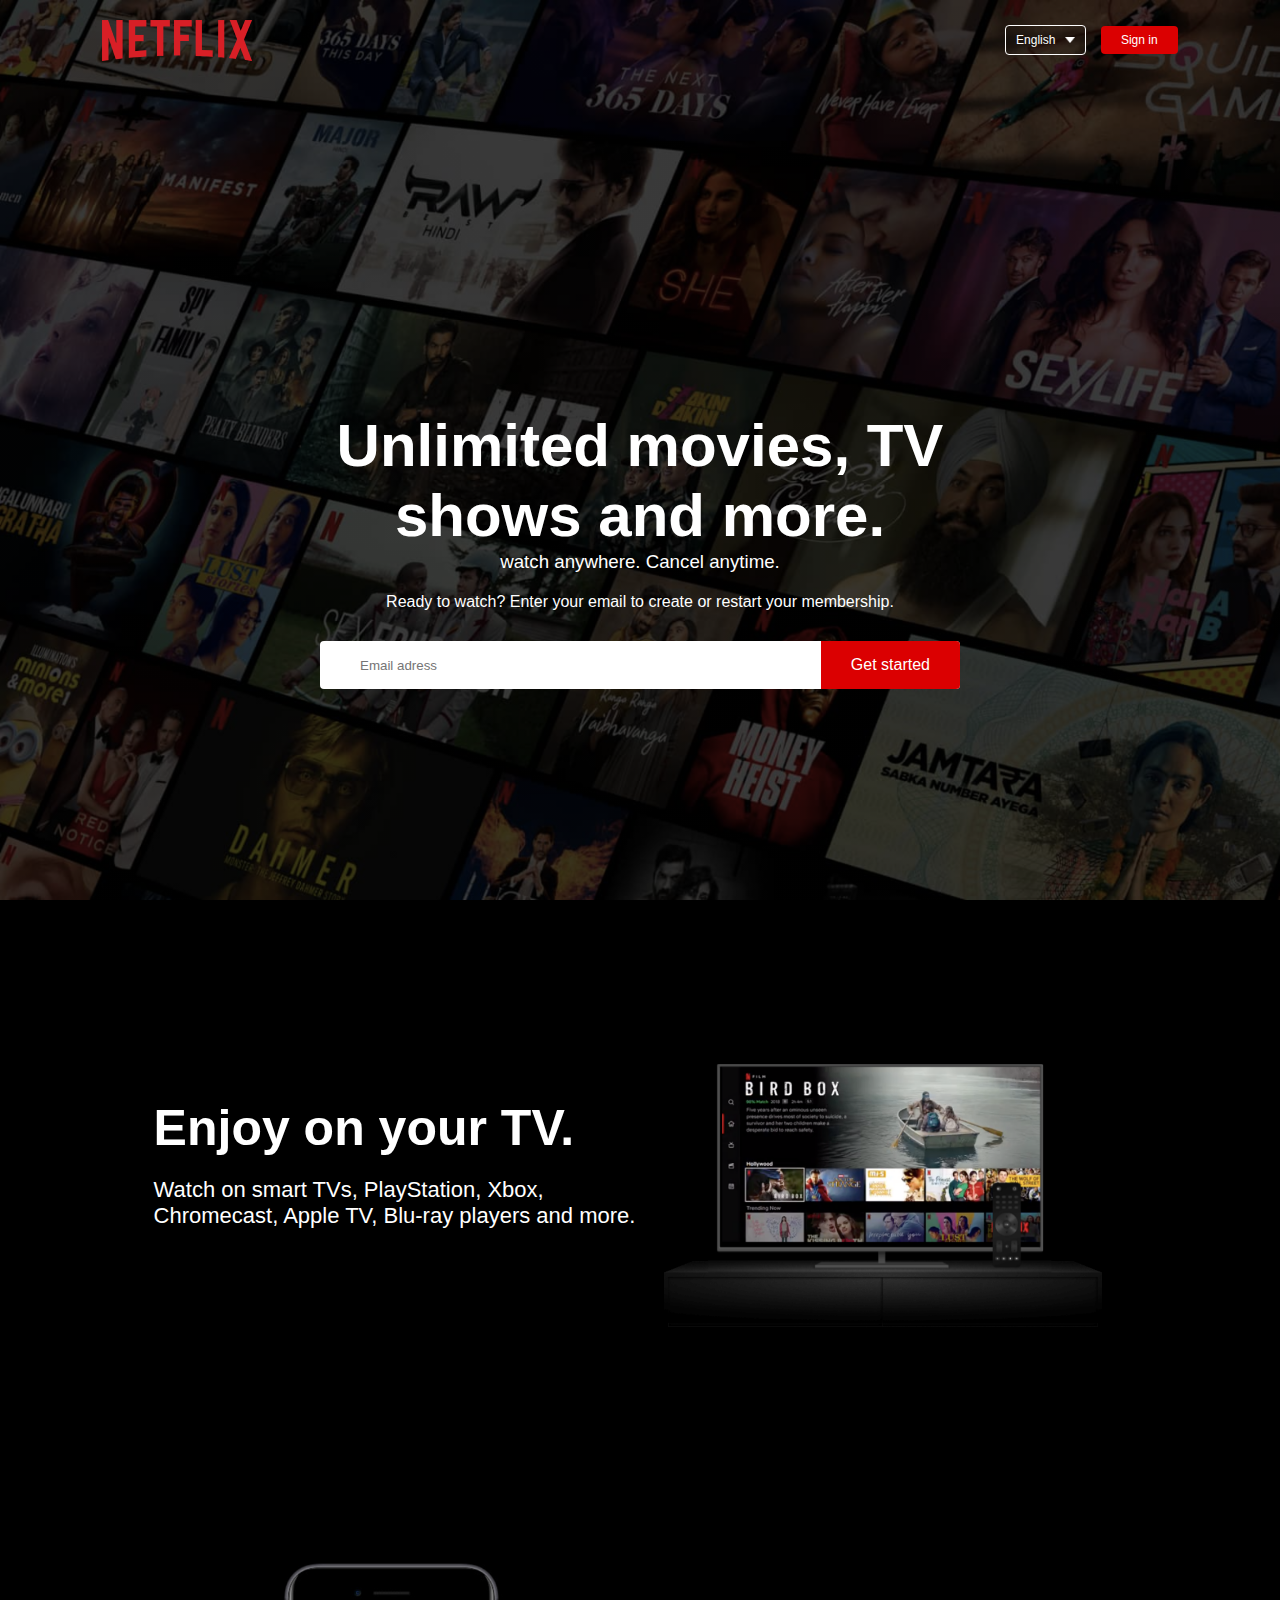
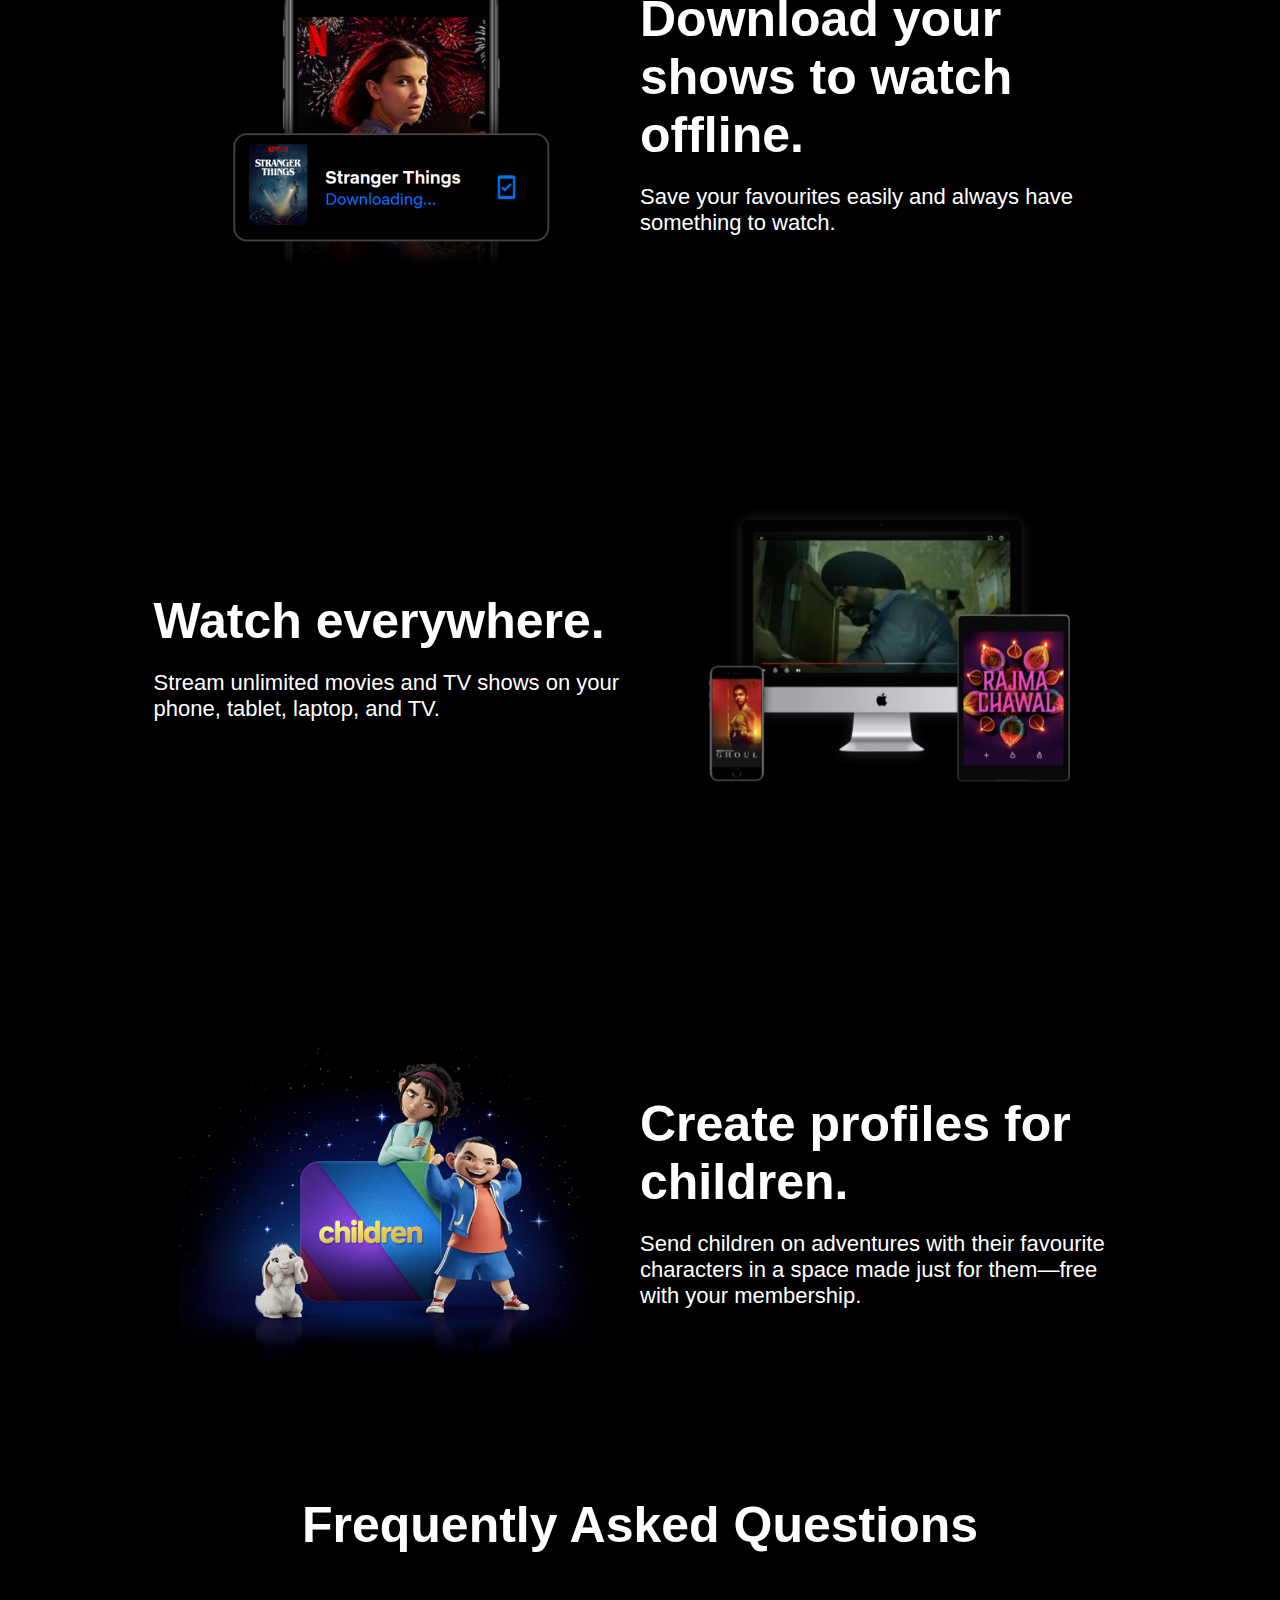
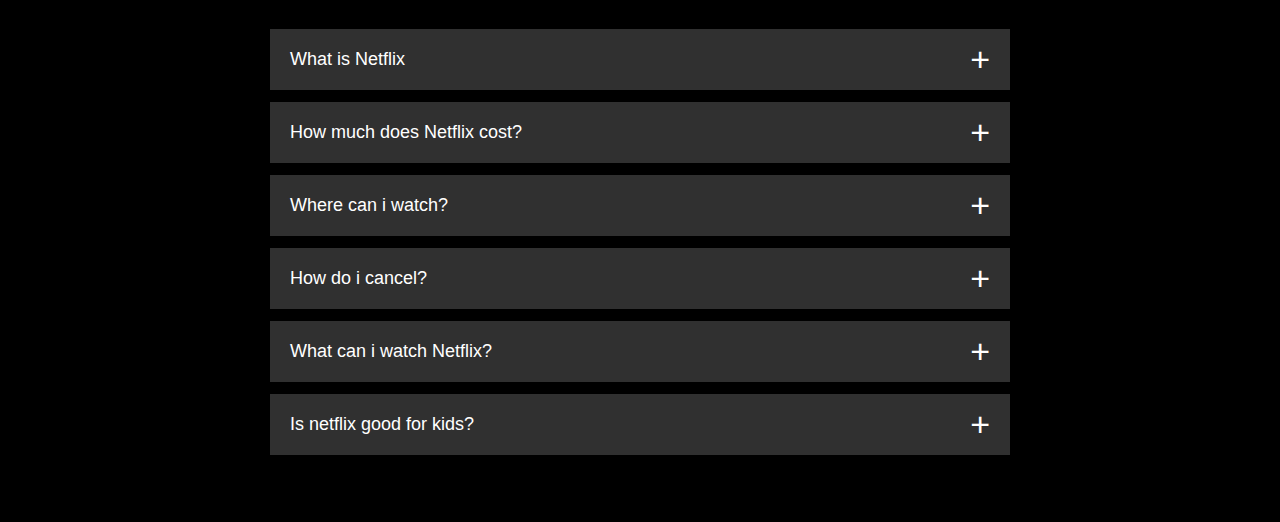
<file: index.html>
<!DOCTYPE html>
<html lang="en">
<head>
    <meta name="viewport" content="width=device-width, initial-scale=1.0">
    <title>Notflix</title>
    <link rel="stylesheet" href="style.css">
</head>
<body>
    <div class="header">
        <nav>
            <img src="images/logo.png" class="logo">
            <div>
                <button class="language-btn">English<img src="images/down-icon.png"></button>
                <button>Sign in</button>
            </div>

        </nav>
        <div class="header-content">
            <h1>Unlimited movies, TV shows and more.</h1>
            <h3>watch anywhere. Cancel anytime.</h3>
            <p>Ready to watch? Enter your email to create or restart your membership.</p>
            <form class="email-signup">
                <input type="email" placeholder="Email adress">
                <button type="submit">Get started</button>
            </form>
        </div>
    </div>
    <div class="features">
        <div class="row">
            <div class="text-col">
                <h2>Enjoy on your TV.</h2>
                <p>Watch on smart TVs, PlayStation, Xbox, Chromecast, Apple TV, Blu-ray players and more.</p>
            </div>
            <div class="img-col">
                <img src="images/feature-1.png"></img>
            </div>
        </div>
    </div>
    <div class="features">
        <div class="row">
            <div class="img-col">
                <img src="images/feature-2.png"></img>
            </div>
            <div class="text-col">
                <h2>Download your shows to watch offline.</h2>
                <p>Save your favourites easily and always have something to watch.</p>
            </div>
        </div>
    </div>
    <div class="features">
        <div class="row">
            <div class="text-col">
                <h2>Watch everywhere.</h2>
                <p>Stream unlimited movies and TV shows on your phone, tablet, laptop, and TV.</p>
            </div>
            <div class="img-col">
                <img src="images/feature-3.png"></img>
            </div>
        </div>
    </div>
    <div class="features">
        <div class="row">
            <div class="img-col">
                <img src="images/feature-4.png"></img>
            </div>
            <div class="text-col">
                <h2>Create profiles for children.</h2>
                <p>Send children on adventures with their favourite characters in a space made just for them—free with your membership.</p>
            </div>
        </div>
    </div>
    <div class="faq">
        <h2>Frequently Asked Questions</h2>
    </div>
    <ul class="accordion">
        <li>
            <input type="radio" name="accordion" id="first">
            <label for="first">What is Netflix</label>
            <div class="content">
                <p>Netflix is a streaming service that offers a wide v
                    ariety of award-winning TV shows, movies, anime, 
                    documentaries and more – on thousands of internet
                    -connected devices.</p>
                <p>You can watch as much as you want, whenever you want,
                    without a single ad – all for one low monthly price.
                    There's always something new to discover, and new
                    TV shows and movies are added every week!</p>
            </div>
        </li>
        <li>
            <input type="radio" name="accordion" id="second">
            <label for="second">How much does Netflix cost?</label>
            <div class="content">
                <p>Watch Netflix on your smartphone, tablet, Smart
                TV, laptop, or streaming device, all for one 
                 fixed monthly fee. Plans range from ₹ 149 to ₹ 649 
                 a month. No extra costs, no contracts.</p>
            </div>
        </li>
        <li>
            <input type="radio" name="accordion" id="third">
            <label for="third">Where can i watch?</label>
            <div class="content">
                <p>Watch anywhere, anytime. Sign in with your Netflix account 
                to watch instantly on the web at netflix.com from your 
                personal computer or on any internet-connected device that 
                offers the Netflix app, including smart TVs, smartphones, 
                tablets, streaming media players and game consoles.</p>
                <p>You can also download your favourite shows with the 
                iOS, Android, or Windows 10 app. Use downloads to watch 
                while you're on the go and without an internet connection. 
                Take Netflix with you anywhere.</p>
            </div>
        </li>
        <li>
            <input type="radio" name="accordion" id="fourth">
            <label for="fourth">How do i cancel?</label>
            <div class="content">
                <p>Netflix is flexible. There are no annoying contracts 
                and no commitments. You can easily cancel your account 
                online in two clicks. There are no cancellation fees – 
                start or stop your account anytime.</p>
            </div>
        </li>
        <li>
            <input type="radio" name="accordion" id="fifth">
            <label for="fifth">What can i watch Netflix?</label>
            <div class="content">
                <p>Netflix has an extensive library of feature 
                films, documentaries, TV shows, anime, 
                award-winning Netflix originals, and more. Watch 
                as much as you want, anytime you want.</p>
            </div>
        </li>
        <li>
            <input type="radio" name="accordion" id="sixth">
            <label for="sixth">Is netflix good for kids?</label>
            <div class="content">
                <p>The Netflix Kids experience is included in your
                 membership to give parents control while kids 
                 enjoy family-friendly TV shows and films in 
                 their own space.</p>

                 <p>Kids profiles come with PIN-protected parental 
                controls that let you restrict the maturity rating 
                of content kids can watch and block specific titles 
                you don’t want kids to see.</p>
            </div>
        </li>
    </ul>
</body>
</html>
</file>
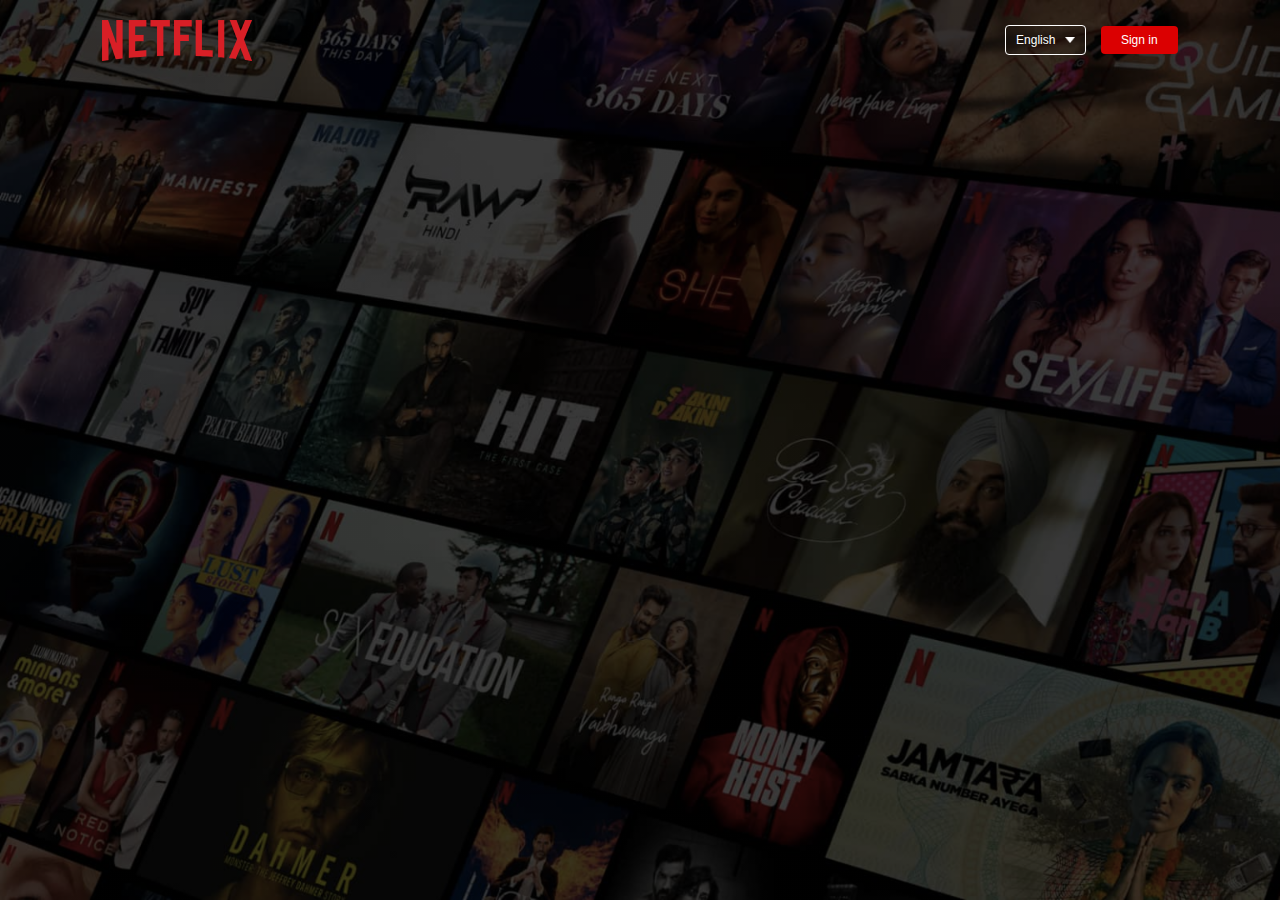
<file: netflix.html>
<!DOCTYPE html>
<html lang="en">
<head>
    <meta name="viewport" content="width=device-width, initial-scale=1.0">
    <title>Notflix</title>
    <link rel="stylesheet" href="style.css">
</head>
<body>
    <div class="header">
        <nav>
            <img src="images/logo.png" class="logo">
            <div>
                <button class="language-btn">English<img src="images/down-icon.png"></button>
                <button>Sign in</button>
            </div>




        </nav>
    </div>
    




</body>
</html>
</file>
<file: style.css>
*{
    margin: 0;
    padding: 0;
    font-family: 'poppins', sans-serif;
    box-sizing: border-box;
}

body{
    background: black;
    color: white;
}

.header{
    width: 100%;
    height: 100vh;
    background-image: linear-gradient(rgba(0,0,0,0.7),rgba(0,0,0,0.7)), url(images/header-image.png);
    background-size: cover;
    background-position: center;
    padding: 10px 8%;
    position: relative;
}

nav{
    display: flex;
    align-items: center;
    justify-content: space-between;
    padding: 10px 0px;
}

.logo{
    width: 150px;
    cursor: pointer;
}

nav button{
    border: 0;
    outline: 0;
    background: #db0001;
    color: #fff;
    padding: 7px 20px;
    font-size: 12px;
    border-radius: 4px;
    margin-left: 10px;
    cursor: pointer;
}

.language-btn{
    display: inline-flex;
    align-items: center;
    background: transparent;
    border: 1px solid  white;
    padding: 7px 10px;
}

.language-btn img{
    width: 10px;
    margin-left: 10px;
}

.header-content{
    position: absolute;
    top: 50%;
    left: 50%;
    transform: translate(-50%,-50%);
    text-align: center;
    margin-top: 100px;
}

.header-content h1{
    font-size: 60px;
    line-height: 70px;
    font-weight: 600;
    max-width: 650px;
}

.header-content h3{
    font-weight: 400;
    margin-bottom: 20px;
}

.email-signup{
    background: #fff;
    border-radius: 4px;
    display: flex;
    align-items: center;
    margin-top: 30px;
    overflow: hidden;
}

.email-signup input{
    flex: 1;
    border: 0;
    outline: 0;
    margin-left: 20px;
}

.email-signup input::placeholder{
    padding-left: 20px;
}

.email-signup button{
    background: #db0001;
    border: 0;
    outline: 0;
    color: #fff;
    font-size: 16px;
    cursor: pointer;
    padding: 15px 30px;
}

/*------------features----------------*/

.features{
    padding: 50px 12%;
    font-size: 22px;
}

.row{
    display: flex;
    width: 100%;
    align-items: center;
    flex-wrap: wrap;
    padding: 50px  0;
}

.text-col{
    flex-basis: 50%;
    margin-bottom: 20px;
}

.img-col{
    flex-basis: 50%;
    margin-bottom: 20px;
}

.img-col img{
    display: block;
    width: 90%;
    margin: auto;
}

.features h2{
    font-size: 50px;
    font-weight: 800;
    margin-bottom: 20px;
}

/*------------faq----------------*/

.faq{
    padding: 10px 12%;
    text-align: center;
    font-size: 18px;
}

.faq h2{
    font-weight: 700;
    font-size: 50px;
}

.accordion{
    margin: 60px auto;
    width: 100%;
    max-width: 750px;
}

.accordion li{
    list-style: none;
    width: 100%;
    padding: 5px;
}

.accordion li label{
    display: flex;
    align-items: center;
    padding: 20px;
    font-size: 18px;
    font-weight: 500;
    background: #303030;
    margin-bottom: 2px;
    cursor: pointer;
    position: relative;
}

label::after{
    content: '+';
    font-size: 34px;
    position: absolute;
    right: 20px;
    transition: transform 0.5;
}

input[type="radio"]{
    display: none;
}

.accordion .content{
    background: #303030;
    text-align: left;
    padding: 0 20px;
    max-height: 0;
    overflow: hidden;
    transition: max-height 0.5s, padding 0.5s;
}

.accordion input[type="radio"]:checked + label + .content{
    max-height: 600px;
    padding: 30px 20px; 
}

.accordion input[type="radio"]:checked + label::after{
    transform: rotate(135deg);
}
</file>
